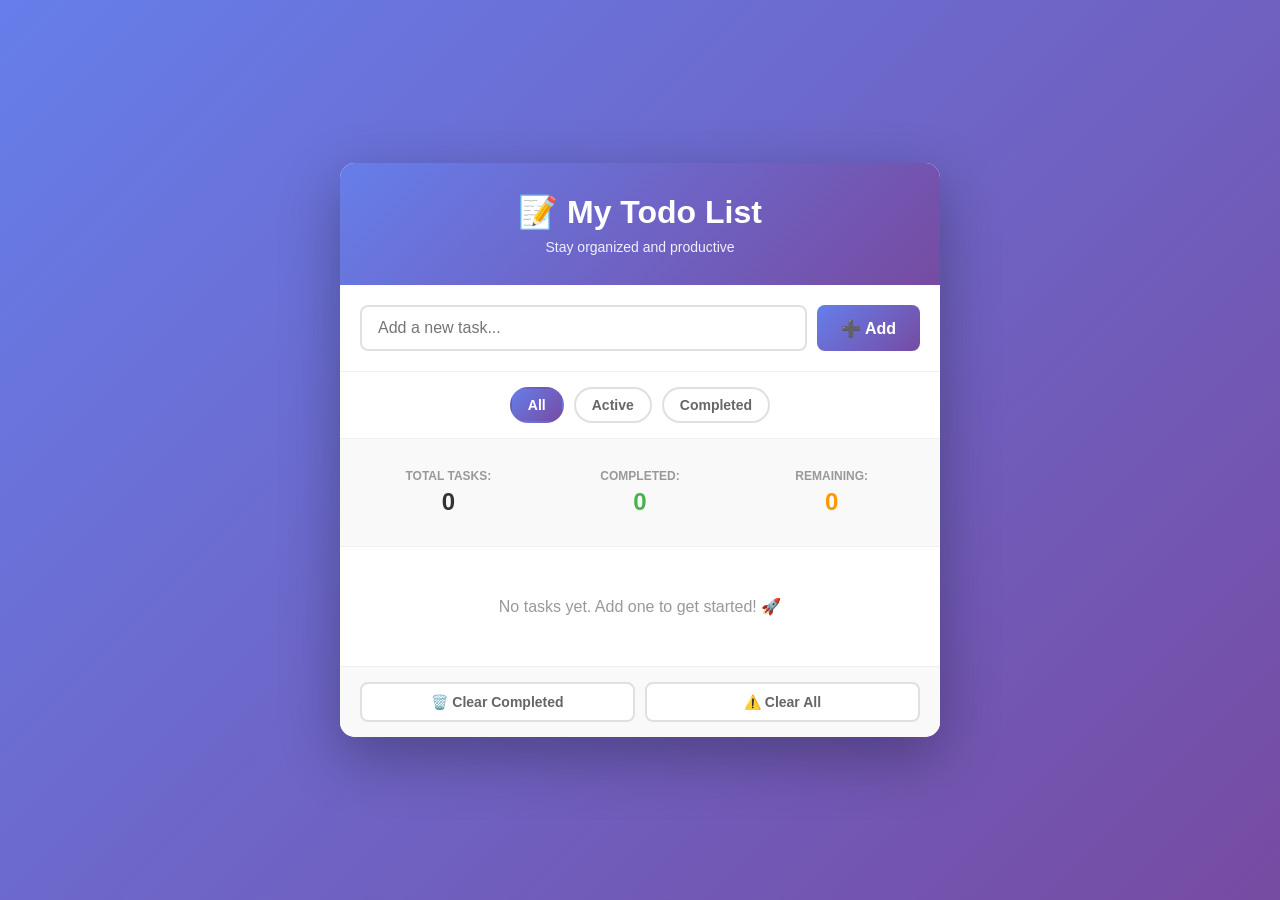
<file: todo-app/index.html>
<!DOCTYPE html>
<html lang="en">
<head>
    <meta charset="UTF-8">
    <meta name="viewport" content="width=device-width, initial-scale=1.0">
    <title>My Todo List</title>
    <link rel="stylesheet" href="styles.css">
</head>
<body>
    <div class="container">
        <div class="todo-app">
            <!-- Header -->
            <div class="header">
                <h1>📝 My Todo List</h1>
                <p class="subtitle">Stay organized and productive</p>
            </div>

            <!-- Input Section -->
            <div class="input-section">
                <div class="input-wrapper">
                    <input 
                        type="text" 
                        id="todoInput" 
                        placeholder="Add a new task..." 
                        class="input-field"
                        autocomplete="off"
                    >
                    <button id="addBtn" class="add-btn">➕ Add</button>
                </div>
            </div>

            <!-- Filter Buttons -->
            <div class="filter-section">
                <button class="filter-btn active" data-filter="all">All</button>
                <button class="filter-btn" data-filter="active">Active</button>
                <button class="filter-btn" data-filter="completed">Completed</button>
            </div>

            <!-- Stats -->
            <div class="stats">
                <div class="stat-item">
                    <span class="stat-label">Total Tasks:</span>
                    <span class="stat-value" id="totalTasks">0</span>
                </div>
                <div class="stat-item">
                    <span class="stat-label">Completed:</span>
                    <span class="stat-value completed" id="completedTasks">0</span>
                </div>
                <div class="stat-item">
                    <span class="stat-label">Remaining:</span>
                    <span class="stat-value active" id="remainingTasks">0</span>
                </div>
            </div>

            <!-- Todo List -->
            <div class="todo-list" id="todoList">
                <p class="empty-message">No tasks yet. Add one to get started! 🚀</p>
            </div>

            <!-- Clear Completed Button -->
            <div class="action-section">
                <button id="clearCompleted" class="clear-btn">🗑️ Clear Completed</button>
                <button id="clearAll" class="clear-all-btn">⚠️ Clear All</button>
            </div>
        </div>
    </div>

    <script src="script.js"></script>
</body>
</html>
</file>
<file: todo-app/styles.css>
* {
    margin: 0;
    padding: 0;
    box-sizing: border-box;
}

body {
    font-family: 'Segoe UI', Tahoma, Geneva, Verdana, sans-serif;
    background: linear-gradient(135deg, #667eea 0%, #764ba2 100%);
    min-height: 100vh;
    display: flex;
    justify-content: center;
    align-items: center;
    padding: 20px;
}

.container {
    width: 100%;
    max-width: 600px;
}

.todo-app {
    background: white;
    border-radius: 15px;
    box-shadow: 0 20px 60px rgba(0, 0, 0, 0.3);
    overflow: hidden;
    animation: slideUp 0.4s ease-out;
}

@keyframes slideUp {
    from {
        opacity: 0;
        transform: translateY(30px);
    }
    to {
        opacity: 1;
        transform: translateY(0);
    }
}

/* Header */
.header {
    background: linear-gradient(135deg, #667eea 0%, #764ba2 100%);
    color: white;
    padding: 30px 20px;
    text-align: center;
}

.header h1 {
    font-size: 32px;
    margin-bottom: 8px;
    font-weight: 700;
}

.subtitle {
    font-size: 14px;
    opacity: 0.9;
    font-weight: 300;
}

/* Input Section */
.input-section {
    padding: 20px;
    border-bottom: 1px solid #f0f0f0;
}

.input-wrapper {
    display: flex;
    gap: 10px;
}

.input-field {
    flex: 1;
    padding: 12px 16px;
    border: 2px solid #e0e0e0;
    border-radius: 8px;
    font-size: 16px;
    transition: all 0.3s ease;
    font-family: inherit;
}

.input-field:focus {
    outline: none;
    border-color: #667eea;
    box-shadow: 0 0 0 3px rgba(102, 126, 234, 0.1);
}

.add-btn {
    padding: 12px 24px;
    background: linear-gradient(135deg, #667eea 0%, #764ba2 100%);
    color: white;
    border: none;
    border-radius: 8px;
    font-size: 16px;
    font-weight: 600;
    cursor: pointer;
    transition: all 0.3s ease;
    white-space: nowrap;
}

.add-btn:hover {
    transform: translateY(-2px);
    box-shadow: 0 5px 15px rgba(102, 126, 234, 0.4);
}

.add-btn:active {
    transform: translateY(0);
}

/* Filter Section */
.filter-section {
    display: flex;
    gap: 10px;
    padding: 15px 20px;
    border-bottom: 1px solid #f0f0f0;
    justify-content: center;
    flex-wrap: wrap;
}

.filter-btn {
    padding: 8px 16px;
    border: 2px solid #e0e0e0;
    background: white;
    border-radius: 20px;
    cursor: pointer;
    font-size: 14px;
    font-weight: 600;
    transition: all 0.3s ease;
    color: #666;
}

.filter-btn:hover {
    border-color: #667eea;
    color: #667eea;
}

.filter-btn.active {
    background: linear-gradient(135deg, #667eea 0%, #764ba2 100%);
    color: white;
    border-color: transparent;
}

/* Stats */
.stats {
    display: grid;
    grid-template-columns: repeat(3, 1fr);
    gap: 15px;
    padding: 20px;
    border-bottom: 1px solid #f0f0f0;
    background: #f9f9f9;
}

.stat-item {
    text-align: center;
    padding: 10px;
}

.stat-label {
    display: block;
    font-size: 12px;
    color: #999;
    margin-bottom: 5px;
    text-transform: uppercase;
    font-weight: 600;
}

.stat-value {
    display: block;
    font-size: 24px;
    font-weight: 700;
    color: #333;
}

.stat-value.completed {
    color: #4caf50;
}

.stat-value.active {
    color: #ff9800;
}

/* Todo List */
.todo-list {
    max-height: 400px;
    overflow-y: auto;
    padding: 10px 0;
}

.todo-list::-webkit-scrollbar {
    width: 6px;
}

.todo-list::-webkit-scrollbar-track {
    background: #f0f0f0;
}

.todo-list::-webkit-scrollbar-thumb {
    background: #667eea;
    border-radius: 3px;
}

.empty-message {
    text-align: center;
    color: #999;
    padding: 40px 20px;
    font-size: 16px;
}

/* Todo Item */
.todo-item {
    display: flex;
    align-items: center;
    padding: 15px 20px;
    border-bottom: 1px solid #f0f0f0;
    transition: all 0.3s ease;
    animation: slideIn 0.3s ease-out;
}

@keyframes slideIn {
    from {
        opacity: 0;
        transform: translateX(-20px);
    }
    to {
        opacity: 1;
        transform: translateX(0);
    }
}

.todo-item:hover {
    background: #f9f9f9;
}

.todo-item.completed .todo-text {
    text-decoration: line-through;
    color: #ccc;
}

.checkbox {
    width: 20px;
    height: 20px;
    min-width: 20px;
    margin-right: 15px;
    cursor: pointer;
    accent-color: #667eea;
}

.todo-text {
    flex: 1;
    font-size: 16px;
    color: #333;
    word-break: break-word;
    transition: all 0.3s ease;
}

.todo-item.completed .todo-text {
    color: #999;
}

.todo-priority {
    margin-left: 10px;
    padding: 3px 8px;
    border-radius: 4px;
    font-size: 12px;
    font-weight: 600;
    text-transform: uppercase;
}

.priority-high {
    background: #ffebee;
    color: #c62828;
}

.priority-medium {
    background: #fff3e0;
    color: #e65100;
}

.priority-low {
    background: #e8f5e9;
    color: #2e7d32;
}

.delete-btn {
    width: 32px;
    height: 32px;
    border: none;
    background: #ffebee;
    color: #c62828;
    border-radius: 6px;
    cursor: pointer;
    font-size: 18px;
    transition: all 0.3s ease;
    display: flex;
    align-items: center;
    justify-content: center;
    margin-left: 10px;
}

.delete-btn:hover {
    background: #c62828;
    color: white;
    transform: scale(1.1);
}

/* Action Section */
.action-section {
    display: flex;
    gap: 10px;
    padding: 15px 20px;
    border-top: 1px solid #f0f0f0;
    background: #f9f9f9;
}

.clear-btn,
.clear-all-btn {
    flex: 1;
    padding: 10px 16px;
    border: 2px solid #e0e0e0;
    background: white;
    border-radius: 8px;
    cursor: pointer;
    font-size: 14px;
    font-weight: 600;
    transition: all 0.3s ease;
    color: #666;
}

.clear-btn:hover {
    border-color: #4caf50;
    color: #4caf50;
}

.clear-all-btn:hover {
    border-color: #f44336;
    color: #f44336;
}

/* Responsive Design */
@media (max-width: 600px) {
    .header h1 {
        font-size: 24px;
    }

    .input-wrapper {
        flex-direction: column;
    }

    .add-btn {
        width: 100%;
    }

    .stats {
        grid-template-columns: 1fr;
        gap: 10px;
    }

    .action-section {
        flex-direction: column;
    }

    .clear-btn,
    .clear-all-btn {
        width: 100%;
    }

    .todo-list {
        max-height: 300px;
    }
}

@media (max-width: 400px) {
    .todo-app {
        border-radius: 10px;
    }

    .header {
        padding: 20px 15px;
    }

    .header h1 {
        font-size: 20px;
    }

    .subtitle {
        font-size: 12px;
    }

    .input-section,
    .filter-section,
    .stats,
    .action-section {
        padding: 12px 15px;
    }

    .filter-section {
        gap: 8px;
    }

    .filter-btn {
        padding: 6px 12px;
        font-size: 12px;
    }

    .todo-item {
        padding: 12px 15px;
    }
}
</file>
